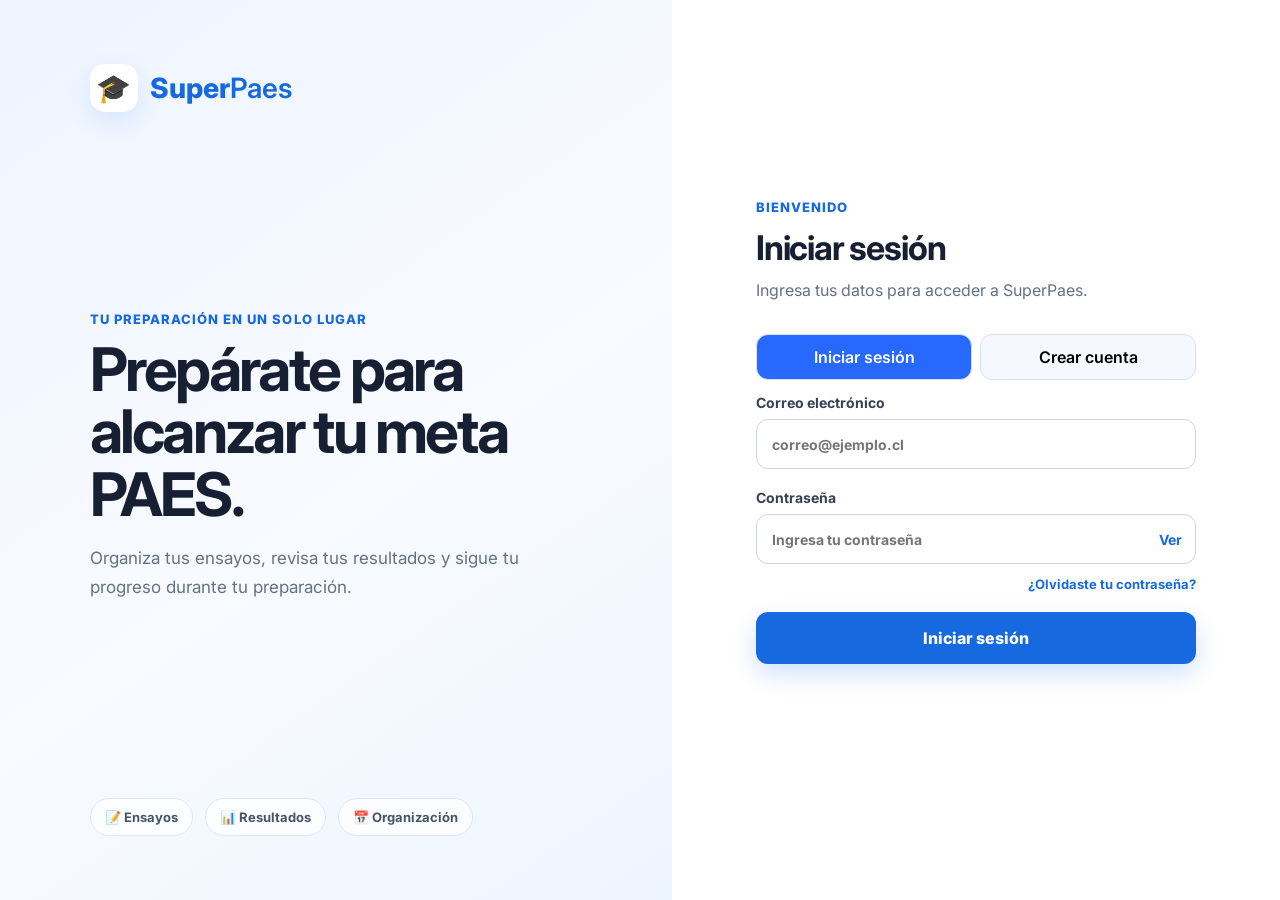
<file: index.html>
<!DOCTYPE html>
<html lang="es">
<head>
  <meta charset="UTF-8" />
  <meta name="viewport" content="width=device-width, initial-scale=1.0" />
  <meta name="description" content="Inicio de sesión de SuperPaes." />
  <title>Iniciar sesión | SuperPaes</title>
  <link rel="preconnect" href="https://fonts.googleapis.com">
  <link rel="preconnect" href="https://fonts.gstatic.com" crossorigin>
  <link href="https://fonts.googleapis.com/css2?family=Inter:wght@400;500;600;700;800&display=swap" rel="stylesheet">
  <link rel="stylesheet" href="styles.css" />
</head>
<body class="login-page">
  <main class="login-shell">
    <section class="login-brand-panel">
      <div class="login-brand"><div class="brand-icon">🎓</div><span>Super<span class="brand-light">Paes</span></span></div>
      <div class="login-brand-copy">
        <span class="login-kicker">Tu preparación en un solo lugar</span>
        <h1>Prepárate para alcanzar tu meta PAES.</h1>
        <p>Organiza tus ensayos, revisa tus resultados y sigue tu progreso durante tu preparación.</p>
      </div>
      <div class="login-feature-row"><span>📝 Ensayos</span><span>📊 Resultados</span><span>📅 Organización</span></div>
    </section>

    <section class="login-form-panel">
      <div class="login-card">
        <div class="login-mobile-brand"><div class="brand-icon">🎓</div><span>Super<span class="brand-light">Paes</span></span></div>
        <span class="login-kicker">Bienvenido</span>
        <h2 id="authHeading">Iniciar sesión</h2>
        <p class="login-subtitle">Ingresa tus datos para acceder a SuperPaes.</p>
        <div class="auth-tabs"><button type="button" id="showLogin" class="active">Iniciar sesión</button><button type="button" id="showRegister">Crear cuenta</button></div><form id="loginForm" class="login-form"><div id="registerFields" hidden><label><span>Nombre</span><input id="regName" autocomplete="name" placeholder="Ej: Estudiante PAES"></label><label><span>Colegio o liceo</span><input id="regSchool" autocomplete="organization" placeholder="Ej: Liceo Central"></label><label><span>Curso</span><select id="regCourse"><option>1° Medio</option><option>2° Medio</option><option>3° Medio</option><option selected>4° Medio</option><option>Egresado</option></select></label></div>
          <label><span>Correo electrónico</span><input id="loginEmail" type="email" autocomplete="username" placeholder="correo@ejemplo.cl" required></label>
          <label><span>Contraseña</span><div class="password-field"><input id="loginPassword" type="password" autocomplete="current-password" placeholder="Ingresa tu contraseña" required><button type="button" id="togglePassword">Ver</button></div></label>
          <div class="login-help" id="loginHelp"><button type="button" id="forgotPassword" aria-expanded="false" aria-controls="demoAccess">¿Olvidaste tu contraseña?</button></div><div id="demoAccess" class="demo-access" hidden><p>¿Quieres explorar SuperPaes? Puedes ingresar con una cuenta de demostración.</p><button type="button" id="useDemoAccount">Usar cuenta de prueba</button></div>
          <button class="login-submit" type="submit" id="authSubmit">Iniciar sesión</button>
          <div id="loginMessage" class="login-message" aria-live="polite"></div>
        </form>
      </div>
    </section>
  </main>
  <script src="login.js"></script>
</body>
</html>
</file>
<file: styles.css>
:root {
  --primary: #246bfd;
  --primary-dark: #0f4dbd;
  --text: #161b2c;
  --muted: #667085;
  --border: #dce7ff;
  --surface: #ffffff;
  --background: #f7f9fd;
  --shadow: 0 10px 30px rgba(31, 52, 95, 0.08);
  --radius-lg: 24px;
  --radius-md: 18px;
  --radius-sm: 12px;
}

* {
  box-sizing: border-box;
}

html {
  scroll-behavior: smooth;
}

body {
  margin: 0;
  font-family: "Inter", Arial, sans-serif;
  color: var(--text);
  background: var(--background);
}

button,
a {
  font: inherit;
}

button {
  cursor: pointer;
}

.app-shell {
  min-height: 100vh;
  background: var(--surface);
  padding-bottom: 98px;
}

.topbar {
  position: sticky;
  top: 0;
  z-index: 20;
  height: 84px;
  display: grid;
  grid-template-columns: 1fr auto 1fr;
  align-items: center;
  padding: 0 32px;
  border-bottom: 1px solid #eef1f6;
  background: rgba(255, 255, 255, 0.94);
  backdrop-filter: blur(14px);
}

.brand {
  display: inline-flex;
  align-items: center;
  gap: 10px;
  color: var(--text);
  text-decoration: none;
  font-size: 25px;
  font-weight: 800;
}

.brand-icon {
  font-size: 28px;
}

.brand-light {
  font-weight: 600;
}

.icon-button,
.notification-button,
.close-menu {
  border: 0;
  background: transparent;
}

.icon-button {
  width: 42px;
  height: 42px;
  display: flex;
  flex-direction: column;
  justify-content: center;
  gap: 5px;
  padding: 8px;
}

.icon-button span {
  width: 25px;
  height: 3px;
  border-radius: 99px;
  background: var(--text);
}

.notification-button {
  position: relative;
  justify-self: end;
  font-size: 24px;
}

.notification-badge {
  position: absolute;
  top: -8px;
  right: -10px;
  min-width: 22px;
  height: 22px;
  display: grid;
  place-items: center;
  border-radius: 99px;
  background: #ff4e42;
  color: white;
  font-size: 12px;
  font-weight: 700;
}

main {
  width: min(1500px, 100%);
  margin: 0 auto;
}

.section {
  padding: 30px 32px 8px;
}

.section-heading {
  display: flex;
  align-items: center;
  justify-content: space-between;
  gap: 20px;
  margin-bottom: 18px;
}

.section-heading h1,
.section-title-block h2 {
  margin: 0;
  font-size: clamp(22px, 2vw, 30px);
}

.section-title-block {
  margin-bottom: 20px;
}

.section-title-block p {
  margin: 6px 0 0;
  color: var(--muted);
}

.text-button {
  border: 0;
  background: transparent;
  color: var(--primary);
  font-weight: 600;
}

.horizontal-scroll {
  display: grid;
  grid-auto-flow: column;
  grid-auto-columns: minmax(310px, 1fr);
  gap: 18px;
  overflow-x: auto;
  padding: 4px 4px 18px;
  scrollbar-width: thin;
}

.event-card,
.study-card,
.stat-card,
.service-card {
  border: 1px solid var(--border);
  box-shadow: var(--shadow);
}

.event-card {
  position: relative;
  min-height: 230px;
  padding: 24px;
  border-radius: var(--radius-lg);
  background: linear-gradient(135deg, #f9fcff, #eaf4ff);
  overflow: hidden;
}

.event-card h3 {
  max-width: 72%;
  margin: 22px 0 10px;
  color: #0f4ca3;
  font-size: 20px;
}

.event-card p {
  max-width: 65%;
  margin: 0 0 8px;
  color: #1552a4;
  line-height: 1.55;
}

.event-top {
  display: flex;
  justify-content: space-between;
  align-items: center;
  color: var(--primary-dark);
}

.pill {
  display: inline-flex;
  align-items: center;
  min-height: 30px;
  padding: 5px 14px;
  border-radius: 99px;
  background: var(--primary);
  color: white;
  font-size: 13px;
  font-weight: 600;
}

.event-illustration {
  position: absolute;
  right: 22px;
  bottom: 22px;
  font-size: 72px;
}

.filter-row {
  display: flex;
  flex-wrap: wrap;
  gap: 12px;
  margin-bottom: 24px;
}

.filter-button,
.calendar-button {
  border: 0;
  border-radius: 99px;
  padding: 11px 20px;
  background: #f2f4f7;
  color: #667085;
}

.filter-button.active {
  background: #151515;
  color: white;
}

.calendar-button {
  border: 1px solid var(--border);
  background: white;
  color: var(--primary);
}

.study-grid {
  grid-auto-columns: minmax(270px, 1fr);
}

.study-card {
  min-height: 290px;
  padding: 20px;
  border-radius: var(--radius-lg);
  background: var(--card-bg, #f7f8ff);
}

.study-card-header {
  display: flex;
  align-items: center;
  gap: 12px;
}

.subject-icon {
  width: 48px;
  height: 48px;
  display: grid;
  place-items: center;
  border-radius: 14px;
  background: rgba(255, 255, 255, 0.72);
  font-size: 25px;
}

.study-card h3 {
  margin: 22px 0 10px;
  font-size: 19px;
}

.study-card p {
  min-height: 48px;
  color: #353b4f;
  line-height: 1.5;
}

.study-card small {
  color: var(--muted);
}

.study-time {
  font-weight: 600;
}

.progress-track {
  width: 100%;
  height: 7px;
  margin-top: 22px;
  border-radius: 99px;
  background: #d9dee8;
  overflow: hidden;
}

.progress-fill {
  height: 100%;
  border-radius: inherit;
  background: var(--progress, var(--primary));
}

.progress-label {
  display: block;
  margin-top: 10px;
  color: var(--progress, var(--primary));
  font-size: 13px;
}

.student-profile {
  display: flex;
  align-items: center;
  gap: 16px;
  margin-bottom: 22px;
}

.avatar {
  width: 64px;
  height: 64px;
  display: grid;
  place-items: center;
  border-radius: 50%;
  background: #e5e7eb;
  font-size: 30px;
}

.student-profile strong,
.student-profile span {
  display: block;
}

.student-profile strong {
  font-size: 19px;
}

.student-profile span {
  margin-top: 4px;
  color: var(--muted);
}

.stats-grid {
  display: grid;
  grid-template-columns: repeat(4, minmax(0, 1fr));
  gap: 20px;
}

.stat-card {
  min-height: 225px;
  padding: 22px;
  border-radius: var(--radius-md);
  background: linear-gradient(145deg, #ffffff, #f4f8ff);
}

.stat-header {
  display: flex;
  align-items: center;
  gap: 10px;
  color: #0d47a1;
}

.stat-icon {
  font-size: 24px;
}

.stat-card p {
  margin: 14px 0 0;
  color: var(--muted);
  font-size: 14px;
}

.stat-number {
  margin-top: 24px;
  text-align: center;
  font-size: 42px;
  font-weight: 700;
}

.stat-number small {
  display: block;
  margin-top: 6px;
  font-size: 15px;
  font-weight: 600;
}

.stat-footer {
  display: block;
  margin-top: 12px;
  text-align: center;
  color: var(--muted);
  font-size: 13px;
}

.services-grid {
  display: grid;
  grid-template-columns: repeat(5, minmax(0, 1fr));
  gap: 18px;
}

.service-card {
  min-height: 175px;
  padding: 20px;
  border-radius: var(--radius-md);
  background: linear-gradient(145deg, #ffffff, #f5f8ff);
  transition: transform 180ms ease, box-shadow 180ms ease;
}

.service-card:hover {
  transform: translateY(-4px);
  box-shadow: 0 16px 34px rgba(31, 52, 95, 0.12);
}

.service-icon {
  font-size: 34px;
}

.service-card h3 {
  margin: 14px 0 8px;
  color: #0d47a1;
  font-size: 16px;
}

.service-card p {
  margin: 0;
  color: #4a5265;
  line-height: 1.45;
  font-size: 14px;
}

.bottom-nav {
  position: fixed;
  left: 0;
  right: 0;
  bottom: 0;
  z-index: 25;
  display: grid;
  grid-template-columns: repeat(7, 1fr);
  min-height: 84px;
  border-top: 1px solid #e9edf4;
  background: rgba(255, 255, 255, 0.96);
  backdrop-filter: blur(14px);
}

.bottom-nav-item {
  display: flex;
  flex-direction: column;
  align-items: center;
  justify-content: center;
  gap: 5px;
  color: #70778a;
  text-decoration: none;
}

.bottom-nav-item span {
  font-size: 23px;
}

.bottom-nav-item small {
  font-size: 12px;
}

.bottom-nav-item.active {
  color: var(--primary);
  background: #eff5ff;
}

.side-menu {
  position: fixed;
  top: 0;
  left: 0;
  z-index: 40;
  width: min(320px, 85vw);
  height: 100vh;
  padding: 24px;
  background: white;
  transform: translateX(-105%);
  transition: transform 220ms ease;
  box-shadow: 20px 0 50px rgba(0, 0, 0, 0.12);
}

.side-menu.open {
  transform: translateX(0);
}

.side-menu-header {
  display: flex;
  align-items: center;
  justify-content: space-between;
  font-size: 22px;
}

.close-menu {
  font-size: 34px;
}

.side-menu-nav {
  display: grid;
  gap: 8px;
  margin-top: 28px;
}

.side-menu-nav a {
  padding: 13px 14px;
  border-radius: 12px;
  color: var(--text);
  text-decoration: none;
}

.side-menu-nav a:hover {
  background: #f1f5ff;
  color: var(--primary);
}

.menu-overlay {
  position: fixed;
  inset: 0;
  z-index: 35;
  display: none;
  background: rgba(13, 22, 44, 0.36);
}

.menu-overlay.visible {
  display: block;
}

@media (max-width: 1100px) {
  .stats-grid {
    grid-template-columns: repeat(2, minmax(0, 1fr));
  }

  .services-grid {
    grid-template-columns: repeat(3, minmax(0, 1fr));
  }
}

@media (max-width: 760px) {
  .app-shell {
    padding-bottom: 78px;
  }

  .topbar {
    height: 70px;
    padding: 0 16px;
  }

  .brand {
    font-size: 21px;
  }

  .section {
    padding: 24px 16px 6px;
  }

  .horizontal-scroll {
    grid-auto-columns: 86%;
  }

  .stats-grid {
    grid-template-columns: 1fr;
  }

  .services-grid {
    grid-template-columns: repeat(2, minmax(0, 1fr));
  }

  .bottom-nav {
    min-height: 72px;
    grid-template-columns: repeat(5, 1fr);
    overflow-x: auto;
  }

  .bottom-nav-item {
    min-width: 74px;
  }

  .bottom-nav-item:nth-child(6),
  .bottom-nav-item:nth-child(7) {
    display: none;
  }

  .event-card h3,
  .event-card p {
    max-width: 68%;
  }
}

@media (max-width: 480px) {
  .services-grid {
    grid-template-columns: 1fr;
  }

  .horizontal-scroll {
    grid-auto-columns: 92%;
  }

  .event-illustration {
    font-size: 58px;
  }
}

/* ===== Pantalla Asistencia PAES ===== */
.attendance-page {
  padding: 30px 32px 110px;
}

.attendance-header {
  display: flex;
  align-items: center;
  justify-content: space-between;
  gap: 20px;
  margin-bottom: 26px;
}

.attendance-title {
  display: flex;
  align-items: center;
  gap: 14px;
}

.back-link {
  width: 42px;
  height: 42px;
  display: grid;
  place-items: center;
  border: 1px solid var(--border);
  border-radius: 12px;
  color: var(--primary);
  text-decoration: none;
  font-size: 24px;
  background: white;
}

.student-select {
  padding: 11px 15px;
  border: 1px solid var(--border);
  border-radius: 12px;
  background: #eef4ff;
  color: var(--primary-dark);
  font-weight: 600;
}

.attendance-summary {
  display: grid;
  grid-template-columns: 1.1fr .8fr 1fr;
  gap: 20px;
  margin-bottom: 30px;
}

.profile-card,
.attendance-card,
.competency-card,
.exam-list-card,
.exam-detail-card,
.question-detail-card {
  border: 1px solid var(--border);
  border-radius: 20px;
  background: white;
  box-shadow: var(--shadow);
}

.profile-card {
  display: flex;
  align-items: center;
  gap: 18px;
  padding: 24px;
}

.profile-card .avatar {
  flex: 0 0 auto;
}

.profile-card h2 {
  margin: 0 0 5px;
}

.profile-card p {
  margin: 0;
  color: var(--muted);
}

.profile-stats {
  display: grid;
  gap: 10px;
  margin-top: 18px;
  color: #344054;
}

.attendance-card,
.competency-card {
  padding: 22px;
}

.attendance-card h3,
.competency-card h3 {
  margin: 0 0 18px;
  color: var(--primary-dark);
  font-size: 16px;
}

.donut-wrap {
  display: flex;
  align-items: center;
  justify-content: center;
}

.donut {
  --value: 86;
  width: 150px;
  height: 150px;
  display: grid;
  place-items: center;
  border-radius: 50%;
  background: conic-gradient(#1fb75b calc(var(--value) * 1%), #e6eaf0 0);
  position: relative;
}

.donut::after {
  content: "";
  position: absolute;
  width: 108px;
  height: 108px;
  border-radius: 50%;
  background: white;
}

.donut-content {
  position: relative;
  z-index: 1;
  text-align: center;
}

.donut-content strong {
  display: block;
  font-size: 34px;
}

.donut-content span {
  color: var(--muted);
  font-size: 13px;
}

.competency-row {
  margin-bottom: 14px;
}

.competency-label {
  display: flex;
  justify-content: space-between;
  gap: 12px;
  margin-bottom: 7px;
  font-size: 13px;
}

.competency-bar {
  height: 6px;
  border-radius: 99px;
  background: #e4e7ec;
  overflow: hidden;
}

.competency-bar > span {
  display: block;
  height: 100%;
  background: var(--primary);
  border-radius: inherit;
}

.attendance-content {
  display: grid;
  grid-template-columns: minmax(320px, .95fr) minmax(420px, 1.15fr);
  gap: 22px;
  align-items: start;
}

.exam-list-card {
  overflow: hidden;
}

.exam-list-title {
  padding: 20px 22px;
  border-bottom: 1px solid #eef1f5;
}

.exam-list-title h2 {
  margin: 0;
  font-size: 19px;
}

.exam-row {
  display: grid;
  grid-template-columns: 48px 1fr auto auto;
  align-items: center;
  gap: 14px;
  padding: 16px 18px;
  border-bottom: 1px solid #eef1f5;
  cursor: pointer;
  transition: background 160ms ease;
}

.exam-row:hover,
.exam-row.active {
  background: #f4f8ff;
}

.exam-number {
  width: 42px;
  height: 42px;
  display: grid;
  place-items: center;
  border-radius: 12px;
  background: #edf3ff;
  color: var(--primary);
  font-weight: 800;
}

.exam-row.absent .exam-number {
  background: #fff0ef;
  color: #dc2626;
}

.exam-main strong,
.exam-main span {
  display: block;
}

.exam-main span {
  color: var(--muted);
  font-size: 13px;
  margin-top: 3px;
}

.subject-badge {
  display: inline-flex !important;
  width: fit-content;
  margin-top: 8px !important;
  padding: 5px 9px;
  border-radius: 99px;
  background: #eef4ff;
  color: var(--primary-dark) !important;
  font-size: 12px !important;
}

.status-attended,
.status-absent {
  font-size: 13px;
  font-weight: 600;
  white-space: nowrap;
}

.status-attended { color: #16a34a; }
.status-absent { color: #dc2626; }

.score-ring {
  width: 58px;
  height: 58px;
  display: grid;
  place-items: center;
  border: 4px solid var(--primary);
  border-radius: 50%;
  font-weight: 800;
  color: #1d2939;
}

.score-ring small {
  font-size: 10px;
  font-weight: 500;
}

.exam-workspace {
  display: grid;
  gap: 20px;
}

.exam-detail-card {
  padding: 22px;
}

.exam-detail-head {
  display: flex;
  justify-content: space-between;
  gap: 16px;
  align-items: flex-start;
  padding-bottom: 16px;
  border-bottom: 1px solid #eef1f5;
}

.exam-detail-head h2 {
  margin: 0 0 5px;
}

.exam-detail-head p {
  margin: 0;
  color: var(--muted);
  font-size: 13px;
}

.exam-metrics {
  display: grid;
  grid-template-columns: repeat(3, 1fr);
  gap: 10px;
  margin: 18px 0;
}

.metric-box {
  padding: 15px;
  border: 1px solid #e5eaf4;
  border-radius: 14px;
  text-align: center;
  background: #fbfcff;
}

.metric-box span {
  display: block;
  color: var(--muted);
  font-size: 12px;
}

.metric-box strong {
  display: block;
  margin-top: 6px;
  font-size: 24px;
}

.question-filters {
  display: flex;
  flex-wrap: wrap;
  gap: 9px;
  margin-bottom: 14px;
}

.question-filter {
  border: 0;
  padding: 8px 12px;
  border-radius: 99px;
  background: #eff4ff;
  color: var(--primary-dark);
}

.question-filter.correct { background: #eaf8ef; color: #16803a; }
.question-filter.wrong { background: #fff0f0; color: #c62828; }
.question-filter.active { outline: 2px solid currentColor; }

.question-list {
  display: grid;
  gap: 8px;
}

.question-row {
  display: grid;
  grid-template-columns: 28px 1fr auto;
  gap: 10px;
  align-items: center;
  padding: 12px;
  border: 1px solid #e6eaf1;
  border-radius: 12px;
  cursor: pointer;
}

.question-row:hover,
.question-row.active {
  background: #f8faff;
  border-color: #b9cdf8;
}

.question-state {
  font-size: 20px;
}

.question-row strong,
.question-row span {
  display: block;
}

.question-row span {
  color: var(--muted);
  font-size: 12px;
  margin-top: 2px;
}

.answer-mini {
  text-align: right;
  font-size: 12px;
}

.answer-mini b {
  display: block;
  margin-top: 4px;
}

.question-detail-card {
  padding: 22px;
}

.question-detail-card.hidden {
  display: none;
}

.question-detail-head {
  display: flex;
  justify-content: space-between;
  gap: 14px;
}

.question-detail-head h3 {
  margin: 0;
}

.result-tag {
  display: inline-block;
  margin-top: 8px;
  padding: 5px 9px;
  border-radius: 99px;
  font-size: 12px;
  font-weight: 600;
}

.result-tag.wrong { background: #fff0f0; color: #dc2626; }
.result-tag.correct { background: #eaf8ef; color: #16a34a; }

.question-meta {
  margin: 18px 0;
  color: #344054;
  font-size: 13px;
  line-height: 1.6;
}

.prompt-box,
.explanation-box {
  padding: 14px;
  border-radius: 12px;
  background: #f2f6ff;
  line-height: 1.55;
  font-size: 14px;
}

.explanation-box {
  background: #fff4f2;
}

.option-list {
  display: grid;
  gap: 8px;
  margin: 12px 0 18px;
}

.option-row {
  display: flex;
  align-items: center;
  gap: 10px;
  padding: 10px 12px;
  border-radius: 10px;
  background: #f8fafc;
}

.option-row.correct {
  background: #eaf8ef;
}

.option-row.user-wrong {
  background: #fff0f0;
}

.option-letter {
  width: 26px;
  height: 26px;
  display: grid;
  place-items: center;
  border: 1px solid #b9cdf8;
  border-radius: 50%;
  color: var(--primary);
  font-weight: 700;
}

@media (max-width: 1100px) {
  .attendance-summary {
    grid-template-columns: 1fr 1fr;
  }
  .profile-card {
    grid-column: 1 / -1;
  }
  .attendance-content {
    grid-template-columns: 1fr;
  }
}

@media (max-width: 720px) {
  .attendance-page { padding: 20px 14px 90px; }
  .attendance-header { align-items: flex-start; flex-direction: column; }
  .attendance-summary { grid-template-columns: 1fr; }
  .profile-card { grid-column: auto; }
  .exam-row { grid-template-columns: 42px 1fr auto; }
  .score-ring { grid-column: 3; grid-row: 1 / span 2; }
  .status-attended, .status-absent { grid-column: 2; }
  .exam-metrics { grid-template-columns: 1fr; }
}

/* =========================================================
   ENSAYO PAES
   ========================================================= */

.exam-page {
  max-width: 1100px;
  margin: 0 auto;
  padding: 32px;
}

.back-button {
  color: #246bfd;
  text-decoration: none;
  font-size: 28px;
  font-weight: 700;
}

.exam-status {
  justify-self: end;
  color: #667085;
  font-weight: 600;
}

.exam-header {
  display: flex;
  justify-content: space-between;
  align-items: flex-end;
  gap: 20px;
  margin-bottom: 18px;
}

.exam-label {
  margin: 0 0 6px;
  color: #246bfd;
  font-weight: 700;
}

.exam-header h1 {
  margin: 0;
  font-size: 32px;
}

.exam-header p {
  margin-top: 6px;
  color: #667085;
}

.exam-progress-info {
  min-width: 120px;
  text-align: right;
}

.exam-progress-info strong {
  display: block;
  font-size: 28px;
  color: #246bfd;
}

.exam-progress-info span {
  color: #667085;
  font-size: 14px;
}

.exam-progress-bar {
  width: 100%;
  height: 10px;
  margin-bottom: 28px;
  background: #e9eef8;
  border-radius: 999px;
  overflow: hidden;
}

#examProgressFill {
  width: 0%;
  height: 100%;
  background: #246bfd;
  border-radius: inherit;
  transition: width 0.3s ease;
}

.question-card {
  padding: 30px;
  background: white;
  border: 1px solid #dce7ff;
  border-radius: 24px;
  box-shadow: 0 12px 30px rgba(31, 52, 95, 0.08);
}

.question-header {
  display: flex;
  justify-content: space-between;
  align-items: center;
  gap: 16px;
  margin-bottom: 22px;
}

.question-number {
  display: inline-flex;
  padding: 8px 14px;
  border-radius: 999px;
  background: #246bfd;
  color: white;
  font-weight: 700;
}

.question-axis {
  padding: 8px 14px;
  border-radius: 999px;
  background: #eef4ff;
  color: #246bfd;
  font-weight: 600;
}

.question-card h2 {
  margin: 0 0 26px;
  font-size: 24px;
  line-height: 1.45;
}

.answers-container {
  display: grid;
  gap: 14px;
}

.answer-option {
  width: 100%;
  display: flex;
  align-items: center;
  gap: 16px;
  padding: 18px;
  border: 1px solid #dce3ef;
  border-radius: 16px;
  background: white;
  text-align: left;
  transition: 0.2s ease;
}

.answer-option:hover {
  transform: translateY(-2px);
  border-color: #9dbdff;
  background: #f8fbff;
}

.answer-option.selected {
  border-color: #246bfd;
  background: #eef4ff;
  box-shadow: 0 0 0 2px rgba(36, 107, 253, 0.08);
}

.answer-letter {
  width: 38px;
  height: 38px;
  display: grid;
  place-items: center;
  flex-shrink: 0;
  border-radius: 50%;
  background: #f0f3f8;
  color: #344054;
  font-weight: 700;
}

.answer-option.selected .answer-letter {
  background: #246bfd;
  color: white;
}

.answer-text {
  color: #1f2937;
  line-height: 1.45;
}

.exam-navigation {
  display: flex;
  justify-content: space-between;
  gap: 16px;
  margin-top: 24px;
}

.exam-button {
  min-width: 150px;
  padding: 14px 22px;
  border-radius: 14px;
  font-weight: 700;
  border: 0;
}

.exam-button.primary {
  background: #246bfd;
  color: white;
}

.exam-button.primary:hover {
  background: #1757db;
}

.exam-button.secondary {
  background: #eef2f7;
  color: #344054;
}

.exam-button.secondary:disabled {
  opacity: 0.45;
  cursor: not-allowed;
}

.question-map-section {
  margin-top: 34px;
}

.question-map-section h3 {
  margin-bottom: 14px;
}

.question-map {
  display: flex;
  flex-wrap: wrap;
  gap: 10px;
}

.question-map-button {
  width: 44px;
  height: 44px;
  border: 1px solid #dce3ef;
  border-radius: 12px;
  background: white;
  color: #667085;
  font-weight: 700;
}

.question-map-button.answered {
  background: #e9f7ef;
  border-color: #a6e1bc;
  color: #15945a;
}

.question-map-button.current {
  background: #246bfd;
  border-color: #246bfd;
  color: white;
}

@media (max-width: 760px) {
  .exam-page {
    padding: 22px 16px;
  }

  .exam-header {
    align-items: flex-start;
    flex-direction: column;
  }

  .exam-progress-info {
    text-align: left;
  }

  .question-card {
    padding: 20px;
    border-radius: 18px;
  }

  .question-header {
    align-items: flex-start;
    flex-direction: column;
  }

  .question-card h2 {
    font-size: 20px;
  }

  .exam-navigation {
    flex-direction: column;
  }

  .exam-button {
    width: 100%;
  }
}

/* =========================================================
   MODAL DETALLE DE PREGUNTA
   ========================================================= */

.question-modal-overlay {
  position: fixed;
  inset: 0;
  z-index: 1000;

  display: flex;
  align-items: center;
  justify-content: center;

  padding: 24px;

  background: rgba(15, 23, 42, 0.45);

  backdrop-filter: blur(3px);
}

.question-modal {
  width: min(560px, 100%);
  max-height: 90vh;
  overflow-y: auto;

  padding: 26px;

  background: white;

  border: 1px solid #dce7ff;
  border-radius: 22px;

  box-shadow:
    0 24px 70px
    rgba(15, 23, 42, 0.22);
}

.question-modal-header {
  display: flex;
  align-items: flex-start;
  justify-content: space-between;

  gap: 20px;

  margin-bottom: 14px;
}

.question-modal-header h3 {
  margin: 0 0 6px;

  font-size: 22px;
}

.question-modal-close {
  width: 36px;
  height: 36px;

  display: grid;
  place-items: center;

  border: 0;
  border-radius: 50%;

  background: #f2f4f7;

  font-size: 24px;

  cursor: pointer;
}

.question-modal-close:hover {
  background: #e6eaf0;
}

.question-modal-axis {
  margin-bottom: 20px;

  color: #667085;

  font-size: 14px;
}

.question-modal-section {
  margin-top: 20px;
}

.question-modal-section h4 {
  margin: 0 0 10px;

  font-size: 15px;
}

.selected-answer-box {
  display: flex;
  align-items: center;

  gap: 14px;

  padding: 14px 16px;

  border-radius: 14px;
}

.selected-answer-box strong {
  width: 34px;
  height: 34px;

  display: grid;
  place-items: center;

  flex-shrink: 0;

  border-radius: 50%;
}

.selected-answer-correct {
  background: #edf9f1;

  border: 1px solid #b9e8c8;

  color: #14804a;
}

.selected-answer-correct strong {
  background: #d7f3e0;
}

.selected-answer-wrong {
  background: #fff0f0;

  border: 1px solid #f3c0c0;

  color: #d92d20;
}

.selected-answer-wrong strong {
  background: #ffdcdc;
}

.explanation-box {
  padding: 14px 16px;

  background: #f7f9fc;

  border-radius: 14px;

  color: #344054;

  line-height: 1.5;
}

.question-correct {
  color: #16a34a;
}

.question-wrong {
  color: #dc2626;
}

@media (max-width: 600px) {

  .question-modal-overlay {
    padding: 12px;
  }

  .question-modal {
    padding: 20px;
    border-radius: 18px;
  }
}

/* =========================================================
   RESULTADOS PAES
   ========================================================= */
.service-card-link { text-decoration: none; color: inherit; display: block; }
.results-page { width: min(1500px, 100%); margin: 0 auto; padding: 32px; }
.results-hero { display:flex; justify-content:space-between; align-items:flex-end; gap:24px; margin-bottom:26px; }
.results-hero h1 { margin:4px 0 8px; font-size:clamp(28px,3vw,40px); }
.results-hero p { margin:0; color:#667085; }
.results-summary-grid { display:grid; grid-template-columns:repeat(4,minmax(0,1fr)); gap:18px; margin-bottom:22px; }
.result-summary-card { padding:22px; border:1px solid #dce7ff; border-radius:18px; background:linear-gradient(145deg,#fff,#f6f9ff); box-shadow:0 10px 28px rgba(31,52,95,.07); }
.result-summary-card span,.result-summary-card small { color:#667085; }
.result-summary-card strong { display:block; margin:10px 0 6px; font-size:30px; }
.results-layout { display:grid; grid-template-columns:1.25fr .75fr; gap:20px; margin-top:20px; }
.secondary-results-layout { grid-template-columns:1fr 1fr; }
.results-panel { padding:22px; border:1px solid #dce7ff; border-radius:20px; background:#fff; box-shadow:0 10px 30px rgba(31,52,95,.06); }
.results-panel-head { display:flex; justify-content:space-between; gap:20px; margin-bottom:18px; }
.results-panel-head h2 { margin:0; font-size:20px; }
.results-panel-head p { margin:5px 0 0; color:#667085; font-size:14px; }
.results-exam-list { display:grid; gap:10px; }
.result-exam-row { display:grid; grid-template-columns:46px 1fr auto; align-items:center; gap:14px; padding:14px; border:1px solid #edf0f6; border-radius:14px; color:inherit; text-decoration:none; transition:.18s ease; }
.result-exam-row:hover { transform:translateY(-2px); border-color:#b8cdfa; background:#fbfdff; }
.result-exam-number { width:42px; height:42px; display:grid; place-items:center; border-radius:12px; background:#eef4ff; color:#246bfd; font-weight:800; }
.result-exam-main strong,.result-exam-main span { display:block; }
.result-exam-main span { color:#667085; font-size:13px; margin:3px 0 8px; }
.result-bar,.area-result-track { height:7px; overflow:hidden; border-radius:999px; background:#e8edf5; }
.result-bar div,.area-result-track div { height:100%; border-radius:inherit; background:#246bfd; transition:width .3s ease; }
.result-exam-state { text-align:right; min-width:94px; }
.result-exam-state strong,.result-exam-state small { display:block; }
.result-exam-state strong { font-size:20px; }
.result-exam-state small { margin-top:3px; color:#667085; }
.area-results { display:grid; gap:18px; }
.area-result-label { display:flex; justify-content:space-between; gap:12px; margin-bottom:8px; font-size:14px; }
.area-result-label strong { color:#246bfd; }
.insight-badge { display:inline-flex; padding:7px 12px; border-radius:999px; background:#eef4ff; color:#246bfd; font-weight:700; margin-bottom:16px; }
.insight-grid { display:grid; grid-template-columns:1fr 1fr; gap:12px; }
.insight-card { padding:16px; border-radius:14px; background:#f8faff; border:1px solid #e6ecf8; }
.insight-card span,.insight-card strong,.insight-card small { display:block; }
.insight-card span { color:#667085; font-size:13px; }
.insight-card strong { margin:8px 0 4px; }
.insight-card small { color:#667085; }
.insight-note { color:#667085; font-size:13px; margin:16px 0 0; }
.recommendation-list { display:grid; gap:10px; }
.recommendation-item { display:grid; grid-template-columns:40px 1fr auto; align-items:center; gap:12px; padding:14px; border:1px solid #edf0f6; border-radius:14px; color:inherit; text-decoration:none; }
.recommendation-item:hover { background:#f8fbff; border-color:#c8d8fb; }
.recommendation-item > span { font-size:23px; }
.recommendation-item strong,.recommendation-item small { display:block; }
.recommendation-item small { margin-top:3px; color:#667085; }
.recommendation-item b { color:#246bfd; font-size:22px; }
.empty-result-state { text-align:center; padding:25px 12px; }
.empty-result-state > span { display:block; font-size:42px; margin-bottom:10px; }
.empty-result-state p { color:#667085; }
@media (max-width:1000px) {
  .results-summary-grid { grid-template-columns:repeat(2,minmax(0,1fr)); }
  .results-layout,.secondary-results-layout { grid-template-columns:1fr; }
}
@media (max-width:650px) {
  .results-page { padding:22px 14px; }
  .results-hero { align-items:flex-start; flex-direction:column; }
  .results-summary-grid { grid-template-columns:1fr; }
  .result-exam-row { grid-template-columns:42px 1fr; }
  .result-exam-state { grid-column:2; text-align:left; }
  .insight-grid { grid-template-columns:1fr; }
}

/* =========================================================
   SELECTOR PAES REGULAR / PAES DE INVIERNO
   ========================================================= */
.exam-type-switch,
.results-type-switch {
  display: grid;
  grid-template-columns: repeat(2, minmax(0, 1fr));
  gap: 14px;
  margin: 22px 0;
}

.exam-type-tab {
  display: flex;
  align-items: center;
  gap: 14px;
  width: 100%;
  padding: 16px 18px;
  border: 1px solid #dbe4f0;
  border-radius: 16px;
  background: #ffffff;
  color: #344054;
  text-align: left;
  cursor: pointer;
  transition: transform .18s ease, border-color .18s ease, box-shadow .18s ease, background .18s ease;
}

.exam-type-tab > span {
  display: grid;
  place-items: center;
  width: 42px;
  height: 42px;
  flex-shrink: 0;
  border-radius: 12px;
  background: #f2f6ff;
  font-size: 21px;
}

.exam-type-tab div {
  display: flex;
  flex-direction: column;
  gap: 3px;
}

.exam-type-tab strong {
  font-size: 15px;
  color: #1d2939;
}

.exam-type-tab small {
  color: #667085;
  font-size: 12px;
}

.exam-type-tab:hover {
  transform: translateY(-1px);
  border-color: #a9c4ff;
  box-shadow: 0 8px 22px rgba(36, 107, 253, 0.08);
}

.exam-type-tab.active {
  border-color: #246bfd;
  background: #f7faff;
  box-shadow: 0 0 0 2px rgba(36, 107, 253, 0.08);
}

.exam-type-tab.active > span {
  background: #eaf1ff;
}

@media (max-width: 720px) {
  .exam-type-switch,
  .results-type-switch {
    grid-template-columns: 1fr;
  }
}


/* =========================================================
   PERFIL DEL ESTUDIANTE
   ========================================================= */
.profile-page { padding: 34px 5vw 110px; }
.profile-hero {
  display: flex; align-items: center; justify-content: space-between; gap: 24px;
  max-width: 1180px; margin: 0 auto 24px;
}
.profile-hero h1 { margin: 4px 0 8px; font-size: clamp(28px, 4vw, 42px); }
.profile-hero p { margin: 0; color: #667085; }
.profile-avatar-large {
  width: 92px; height: 92px; display: grid; place-items: center; border-radius: 28px;
  background: linear-gradient(135deg, #eef4ff, #f5efff); border: 1px solid #d9e4ff; font-size: 42px;
  box-shadow: 0 12px 35px rgba(66, 92, 148, .12);
}
.profile-avatar-large.small { width: 72px; height: 72px; border-radius: 22px; font-size: 32px; flex-shrink: 0; }
.profile-overview-card {
  max-width: 1180px; margin: 0 auto 22px; padding: 22px 24px; display: flex; align-items: center; gap: 18px;
  background: #fff; border: 1px solid #e4e9f2; border-radius: 22px; box-shadow: 0 8px 30px rgba(15, 23, 42, .05);
}
.profile-overview-copy h2 { margin: 0 0 5px; font-size: 22px; }
.profile-overview-copy p { margin: 0 0 10px; color: #667085; }
.profile-goal-chip { display: inline-flex; padding: 7px 11px; border-radius: 999px; background: #eef7ff; color: #2457a7; font-size: 13px; }
.profile-layout { max-width: 1180px; margin: 0 auto; display: grid; grid-template-columns: minmax(0, 1.7fr) minmax(270px, .8fr); gap: 22px; align-items: start; }
.profile-form-card, .profile-mini-card, .official-material-card {
  background: #fff; border: 1px solid #e4e9f2; border-radius: 22px; box-shadow: 0 8px 30px rgba(15, 23, 42, .05);
}
.profile-form-card { padding: 26px; }
.profile-section-head h2 { margin: 0 0 5px; }
.profile-section-head p, .profile-goals-title p { margin: 0; color: #667085; font-size: 14px; }
.profile-field-grid { display: grid; grid-template-columns: repeat(2, minmax(0, 1fr)); gap: 16px; margin-top: 24px; }
.profile-field { display: flex; flex-direction: column; gap: 8px; }
.profile-field.full { grid-column: 1 / -1; }
.profile-field span, .goal-input-grid span { font-size: 13px; font-weight: 700; color: #344054; }
.profile-field input, .profile-field select, .goal-input-grid input {
  width: 100%; box-sizing: border-box; border: 1px solid #d7dee9; border-radius: 12px; padding: 12px 13px;
  font: inherit; color: #172033; background: #fff; outline: none; transition: border .2s, box-shadow .2s;
}
.profile-field input:focus, .profile-field select:focus, .goal-input-grid input:focus { border-color: #7aa6ff; box-shadow: 0 0 0 3px rgba(74, 129, 255, .12); }
.profile-goals-title { margin-top: 28px; }
.profile-goals-title h3 { margin: 0 0 5px; }
.goal-input-grid { display: grid; grid-template-columns: repeat(2, minmax(0, 1fr)); gap: 14px; margin-top: 16px; }
.goal-input-grid label { display: flex; flex-direction: column; gap: 8px; padding: 14px; border-radius: 15px; background: #f8faff; border: 1px solid #e6ecf6; }
.profile-actions { display: flex; justify-content: flex-end; gap: 10px; margin-top: 24px; }
.profile-saved-message { min-height: 20px; margin-top: 12px; text-align: right; font-size: 13px; color: #14804a; opacity: 0; transition: opacity .2s; }
.profile-saved-message.show { opacity: 1; }
.profile-side-column { display: grid; gap: 14px; }
.profile-mini-card { display: flex; align-items: center; gap: 13px; padding: 18px; }
.profile-mini-icon { width: 44px; height: 44px; display: grid; place-items: center; border-radius: 14px; background: #f4f7fb; font-size: 22px; }
.profile-mini-card div { display: flex; flex-direction: column; gap: 3px; min-width: 0; }
.profile-mini-card small { color: #667085; }
.profile-mini-card strong { overflow-wrap: anywhere; }
.official-material-card { padding: 20px; background: linear-gradient(180deg, #fff, #f7fbff); }
.official-material-card > span { color: #14804a; font-weight: 800; font-size: 12px; text-transform: uppercase; letter-spacing: .04em; }
.official-material-card h3 { margin: 8px 0; font-size: 18px; }
.official-material-card p { margin: 0 0 16px; color: #667085; line-height: 1.55; font-size: 14px; }
.official-link { display: inline-flex; text-decoration: none; align-items: center; justify-content: center; }
.practice-source-note {
  max-width: 1180px; margin: 0 auto 18px; display: flex; gap: 12px; align-items: flex-start; padding: 13px 16px;
  background: #f8fbff; border: 1px solid #dce8fa; border-radius: 14px; color: #526176; font-size: 13px;
}
.practice-source-note p { margin: 0; line-height: 1.5; }
.practice-source-note a { color: #315fa8; font-weight: 700; }
@media (max-width: 820px) {
  .profile-layout { grid-template-columns: 1fr; }
  .profile-hero { align-items: flex-start; }
  .profile-avatar-large:not(.small) { width: 70px; height: 70px; font-size: 32px; border-radius: 22px; }
}
@media (max-width: 580px) {
  .profile-page { padding-left: 16px; padding-right: 16px; }
  .profile-field-grid, .goal-input-grid { grid-template-columns: 1fr; }
  .profile-field.full { grid-column: auto; }
  .profile-overview-card { align-items: flex-start; }
  .profile-actions { flex-direction: column-reverse; }
  .profile-actions .exam-button { width: 100%; }
}


/* =========================================================
   WORKSPACE TEMPLATE PAGES: CALENDARIO / ESTUDIO
   ========================================================= */
.workspace-page { padding: 32px clamp(18px, 4vw, 56px) 120px; max-width: 1400px; margin: 0 auto; }
.workspace-hero { display:flex; justify-content:space-between; align-items:flex-end; gap:24px; margin-bottom:28px; }
.workspace-hero h1 { margin:6px 0 8px; font-size:clamp(28px,4vw,42px); }
.workspace-hero p { margin:0; color:#667085; max-width:720px; line-height:1.6; }
.workspace-kicker { display:inline-block; color:#2563eb; font-weight:800; font-size:12px; text-transform:uppercase; letter-spacing:.08em; }
.calendar-template-grid, .study-template-layout { display:grid; grid-template-columns:minmax(0,1.7fr) minmax(280px,.7fr); gap:22px; }
.calendar-main-card, .calendar-side-card, .study-plan-card, .study-focus-card, .study-overview-card { background:#fff; border:1px solid #e4eaf5; border-radius:22px; box-shadow:0 10px 30px rgba(15,23,42,.06); }
.calendar-main-card, .calendar-side-card, .study-plan-card, .study-focus-card { padding:24px; }
.calendar-toolbar { display:flex; align-items:center; justify-content:space-between; gap:16px; margin-bottom:22px; }
.calendar-toolbar div { text-align:center; display:grid; gap:4px; }
.calendar-toolbar strong { font-size:20px; }.calendar-toolbar span{font-size:13px;color:#98a2b3}
.calendar-mini-button { width:38px;height:38px;border:1px solid #e4e7ec;background:#fff;border-radius:12px;font-size:22px;cursor:pointer; }
.calendar-weekdays, .calendar-days { display:grid; grid-template-columns:repeat(7,1fr); gap:8px; }
.calendar-weekdays span { text-align:center; color:#667085; font-size:12px; font-weight:700; padding:8px 0; }
.calendar-day { min-height:92px; padding:10px; border:1px solid #edf0f5; border-radius:14px; display:flex; flex-direction:column; gap:8px; background:#fff; }
.calendar-day.muted { opacity:.38; }.calendar-day.today{border:2px solid #2563eb;background:#f7faff}.calendar-day strong{font-size:13px}
.calendar-event-chip { display:block; padding:6px 7px; border-radius:8px; background:#eaf2ff; color:#1d4ed8; font-size:10px; line-height:1.2; }.calendar-event-chip.study{background:#eefaf3;color:#14804a}
.calendar-side-card h2,.study-focus-card h2{margin:6px 0 18px}.empty-template{text-align:center;padding:34px 18px;background:#f8fafc;border-radius:18px;border:1px dashed #d5dbea}.empty-template>div{font-size:34px;margin-bottom:10px}.empty-template p{color:#667085;line-height:1.5;font-size:13px}
.template-note{margin-top:18px;padding:16px;background:#f4f7ff;border-radius:14px}.template-note p{margin:6px 0 0;color:#667085;font-size:13px;line-height:1.5}
.study-overview-grid{display:grid;grid-template-columns:repeat(3,1fr);gap:16px;margin-bottom:22px}.study-overview-card{padding:20px;display:flex;gap:14px;align-items:flex-start}.study-overview-card>span{font-size:28px}.study-overview-card div{display:grid;gap:4px}.study-overview-card small{color:#667085}.study-overview-card strong{font-size:22px}.study-overview-card p{margin:0;color:#98a2b3;font-size:12px}
.study-session{display:grid;grid-template-columns:60px 1fr auto;gap:16px;align-items:center;padding:16px 0;border-bottom:1px solid #eef1f5}.study-session:last-child{border-bottom:0}.study-session-date{width:54px;height:58px;border-radius:14px;background:#f2f6ff;display:grid;place-items:center;align-content:center}.study-session-date strong{font-size:11px;color:#667085;text-transform:uppercase}.study-session-date span{font-size:20px;font-weight:800}.study-session p{margin:5px 0 0;color:#667085;font-size:13px}.template-badge{padding:7px 10px;border-radius:999px;background:#fff6e5;color:#a15c00;font-size:11px;font-weight:700}
@media(max-width:900px){.calendar-template-grid,.study-template-layout{grid-template-columns:1fr}.study-overview-grid{grid-template-columns:1fr}.workspace-hero{align-items:flex-start;flex-direction:column}.calendar-day{min-height:68px;padding:6px}.calendar-event-chip{display:none}}

/* =========================================================
   INICIO DE SESIÓN
   ========================================================= */
.login-page { min-height:100vh; margin:0; background:#f5f8ff; font-family:Inter,sans-serif; color:#172033; }
.login-shell { min-height:100vh; display:grid; grid-template-columns:minmax(360px, 1.05fr) minmax(420px, .95fr); }
.login-brand-panel { padding:64px clamp(36px,7vw,100px); display:flex; flex-direction:column; justify-content:space-between; background:linear-gradient(145deg,#eef4ff 0%,#f8fbff 55%,#edf5ff 100%); }
.login-brand,.login-mobile-brand { display:flex; align-items:center; gap:12px; font-size:28px; font-weight:800; color:#1769e0; }
.login-brand .brand-icon,.login-mobile-brand .brand-icon { width:48px; height:48px; display:grid; place-items:center; border-radius:15px; background:white; box-shadow:0 8px 24px rgba(23,105,224,.12); }
.login-brand-copy { max-width:610px; }
.login-kicker { display:inline-block; margin-bottom:12px; color:#1769e0; font-size:13px; font-weight:800; letter-spacing:.08em; text-transform:uppercase; }
.login-brand-copy h1 { margin:0 0 18px; max-width:580px; font-size:clamp(38px,4.7vw,66px); line-height:1.04; letter-spacing:-.045em; }
.login-brand-copy p { margin:0; max-width:540px; color:#667085; font-size:17px; line-height:1.7; }
.login-feature-row { display:flex; flex-wrap:wrap; gap:12px; }
.login-feature-row span { padding:10px 14px; border:1px solid #dce7ff; border-radius:999px; background:rgba(255,255,255,.8); color:#475467; font-size:13px; font-weight:700; }
.login-form-panel { display:grid; place-items:center; padding:36px; background:#fff; }
.login-card { width:min(440px,100%); }
.login-mobile-brand { display:none; margin-bottom:42px; }
.login-card h2 { margin:0 0 10px; font-size:34px; letter-spacing:-.035em; }
.login-subtitle { margin:0 0 32px; color:#667085; line-height:1.55; }
.login-form { display:grid; gap:20px; }
.login-form label { display:grid; gap:8px; font-size:14px; font-weight:700; color:#344054; }
.login-form input { width:100%; box-sizing:border-box; height:50px; padding:0 15px; border:1px solid #d0d5dd; border-radius:12px; outline:none; font:inherit; background:#fff; transition:.2s; }
.login-form input:focus { border-color:#1769e0; box-shadow:0 0 0 4px rgba(23,105,224,.1); }
.password-field { position:relative; }
.password-field input { padding-right:70px; }
.password-field button { position:absolute; right:8px; top:50%; transform:translateY(-50%); border:0; background:transparent; color:#1769e0; font-weight:700; cursor:pointer; }
.login-help { display:flex; justify-content:flex-end; margin-top:-8px; }
.login-help button { border:0; padding:0; background:transparent; color:#1769e0; font:inherit; font-size:13px; font-weight:700; cursor:pointer; }
.login-submit { height:52px; border:0; border-radius:12px; background:#1769e0; color:white; font:inherit; font-weight:800; cursor:pointer; box-shadow:0 10px 24px rgba(23,105,224,.2); }
.login-submit:hover { filter:brightness(.96); }
.login-message { min-height:20px; text-align:center; font-size:13px; font-weight:600; }
.login-message.success { color:#14804a; }.login-message.error { color:#d92d20; }
.logout-button { width:100%; margin-top:14px; }
@media(max-width:850px){.login-shell{grid-template-columns:1fr}.login-brand-panel{display:none}.login-form-panel{min-height:100vh;padding:24px}.login-mobile-brand{display:flex}.login-card h2{font-size:30px}}

/* =========================================================
   CALENDARIO FUNCIONAL
   ========================================================= */
.calendar-day { font:inherit; color:inherit; text-align:left; cursor:pointer; appearance:none; }
.calendar-day:hover { border-color:#b8cdf4; background:#f9fbff; }
.calendar-day.selected { outline:3px solid rgba(37,99,235,.12); border-color:#7aa7ef; }
.calendar-day-events { display:grid; gap:5px; min-width:0; }
.calendar-event-chip { overflow:hidden; white-space:nowrap; text-overflow:ellipsis; }
.calendar-event-chip.exam { background:#fff2e8; color:#b54708; }
.calendar-event-chip.reminder { background:#f4efff; color:#6941c6; }
.calendar-event-chip.other { background:#f2f4f7; color:#475467; }
.calendar-more { color:#667085; font-size:10px; font-weight:700; }
.calendar-upcoming { margin-top:24px; padding-top:20px; border-top:1px solid #edf0f5; }
.calendar-upcoming h3 { margin:0 0 12px; font-size:15px; }
.upcoming-event { width:100%; border:0; background:transparent; display:flex; align-items:center; gap:10px; padding:10px 6px; border-radius:10px; text-align:left; cursor:pointer; color:inherit; }
.upcoming-event:hover { background:#f7f9fc; }
.upcoming-event>span { font-size:19px; }
.upcoming-event div { display:grid; gap:3px; min-width:0; }
.upcoming-event strong { font-size:13px; overflow:hidden; text-overflow:ellipsis; white-space:nowrap; }
.upcoming-event small,.calendar-empty-small { color:#667085; font-size:11px; }
.agenda-event { display:grid; grid-template-columns:38px 1fr auto; gap:11px; padding:13px; margin-bottom:10px; border:1px solid #e7ebf2; border-radius:14px; background:#fff; }
.agenda-event.study { border-left:4px solid #36a269; }.agenda-event.exam{border-left:4px solid #f79009}.agenda-event.reminder{border-left:4px solid #7f56d9}.agenda-event.other{border-left:4px solid #98a2b3}
.agenda-event-icon { width:36px; height:36px; display:grid; place-items:center; border-radius:10px; background:#f7f9fc; }
.agenda-event-copy { min-width:0; display:grid; gap:4px; }.agenda-event-copy strong{font-size:13px}.agenda-event-copy span{font-size:11px;color:#667085}.agenda-event-copy p{margin:4px 0 0;font-size:12px;color:#475467;line-height:1.4}
.agenda-event-actions { display:flex; gap:4px; align-self:start; }.agenda-event-actions button{width:28px;height:28px;border:0;border-radius:8px;background:#f2f4f7;cursor:pointer;color:#475467}.agenda-event-actions button:hover{background:#e4e7ec}
.calendar-modal-overlay { position:fixed; inset:0; z-index:1200; display:grid; place-items:center; padding:20px; background:rgba(15,23,42,.48); backdrop-filter:blur(3px); }
.calendar-modal-overlay.hidden { display:none; }
.calendar-modal { width:min(520px,100%); max-height:90vh; overflow:auto; background:#fff; border-radius:22px; padding:24px; box-shadow:0 24px 70px rgba(15,23,42,.25); }
.calendar-modal-head { display:flex; justify-content:space-between; align-items:flex-start; gap:16px; margin-bottom:20px; }.calendar-modal-head h2{margin:5px 0 0;font-size:23px}
.calendar-event-form { display:grid; gap:16px; }.calendar-event-form label{display:grid;gap:7px;font-size:13px;font-weight:700;color:#344054}.calendar-event-form input,.calendar-event-form select,.calendar-event-form textarea{width:100%;box-sizing:border-box;padding:11px 12px;border:1px solid #d0d5dd;border-radius:11px;background:#fff;font:inherit;outline:none}.calendar-event-form textarea{resize:vertical}.calendar-event-form input:focus,.calendar-event-form select:focus,.calendar-event-form textarea:focus{border-color:#2563eb;box-shadow:0 0 0 3px rgba(37,99,235,.1)}
.calendar-form-grid { display:grid; grid-template-columns:1fr 1fr; gap:12px; }.calendar-form-actions{display:flex;justify-content:flex-end;gap:10px;margin-top:4px}
@media(max-width:600px){.calendar-form-grid{grid-template-columns:1fr}.calendar-form-actions{flex-direction:column-reverse}.calendar-form-actions .exam-button{width:100%}.calendar-day{min-height:58px}.calendar-day-events{display:none}}

/* Sesiones conectadas Estudio ↔ Calendario */
.study-session-link { color:inherit; text-decoration:none; }
.study-session-link:hover { background:#f9fbff; }

/* =========================================================
   PERFIL - RESUMEN DINÁMICO
   ========================================================= */
.profile-stats-grid {
  display: grid;
  grid-template-columns: repeat(4, minmax(0, 1fr));
  gap: 14px;
  margin: 18px 0 22px;
}
.profile-stat-card {
  display: flex;
  align-items: center;
  gap: 12px;
  padding: 18px;
  background: #fff;
  border: 1px solid #e6ebf3;
  border-radius: 18px;
  box-shadow: 0 8px 24px rgba(15, 23, 42, .05);
}
.profile-stat-card > span { font-size: 25px; }
.profile-stat-card div { min-width: 0; display: grid; gap: 4px; }
.profile-stat-card small { color: #667085; font-size: 12px; }
.profile-stat-card strong { color: #101828; font-size: 17px; overflow-wrap: anywhere; }
.profile-field input[readonly] { background: #f7f9fc; color: #667085; cursor: not-allowed; }
@media (max-width: 900px) { .profile-stats-grid { grid-template-columns: repeat(2, minmax(0, 1fr)); } }
@media (max-width: 560px) { .profile-stats-grid { grid-template-columns: 1fr; } }

.review-toggle{border:1px solid #e4c56e;background:#fff8dc;color:#805800;border-radius:20px;padding:9px 14px;cursor:pointer;font-weight:700}.review-toggle.marked{background:#ffe49b;border-color:#dfaa2c}.question-map-button.review-marked{background:#ffe49b!important;border-color:#d99a00!important;color:#563b00!important}.review-legend{font-size:13px;color:#7a621c;margin:4px 0 12px}.question-header{gap:10px;flex-wrap:wrap}

.auth-tabs{display:flex;gap:8px;margin:14px 0}.auth-tabs button{border:1px solid #d5e0f7;background:#f5f8ff;border-radius:12px;padding:12px;flex:1;cursor:pointer;font-weight:600}.auth-tabs button.active{background:#2768ff;color:white}#registerFields label{display:block;margin-bottom:12px}#registerFields input,#registerFields select{width:100%;padding:13px;border:1px solid #d4ddec;border-radius:10px;margin-top:6px}

/* Navegación y acciones de cuenta */
.logout-button, .logout-button.secondary {background:#dc2626!important;color:#fff!important;border-color:#dc2626!important;font-weight:700;}
.logout-button:hover {background:#b91c1c!important;border-color:#b91c1c!important;}
.event-card.event-link {display:block;text-decoration:none;color:inherit;cursor:pointer;transition:transform .15s,box-shadow .15s;}
.event-card.event-link:hover {transform:translateY(-2px);box-shadow:0 9px 25px rgba(30,70,150,.13);}
.event-card.event-link:focus-visible {outline:3px solid #246bff;outline-offset:3px;}
.event-empty {padding:25px;border:1px solid #d8e5ff;border-radius:18px;background:#f8fbff;}

/* Acceso de demostración desplegable */
.demo-access{border:1px solid #d6e3ff;background:#f2f6ff;border-radius:14px;padding:14px;margin:4px 0 14px;color:#233a64;font-size:13px;}
.demo-access[hidden]{display:none!important;}
.demo-access p{margin:0 0 10px;line-height:1.5;}
.demo-access button{border:1px solid #2869ef;background:white;color:#185bd6;border-radius:9px;padding:10px 14px;font-weight:700;cursor:pointer;width:100%;}
.demo-access button:hover{background:#e7efff;}
</file>
<file: colegio.css>
body{background:#f7f9fd;color:#101d36}.school-wrap{max-width:1100px;margin:30px auto;padding:0 22px 60px}.school-back{display:inline-flex;align-items:center;gap:8px;color:#246bfd;font-weight:650;text-decoration:none;margin-bottom:25px}.school-top h1,.school-wrap>h1{font-size:29px;margin:0 0 14px}.school-top p,.school-wrap>p{color:#5d6c82}.school-list,.school-question,.school-map{background:white;border:1px solid #dbe5fc;border-radius:19px;overflow:hidden}.school-list h2{font-size:19px;margin:0;padding:22px;border-bottom:1px solid #e7ebf3}.school-row{display:flex;align-items:center;gap:16px;padding:18px 20px;border-bottom:1px solid #e7ebf3;color:inherit;text-decoration:none}.school-row:hover{background:#f2f6ff}.school-index{background:#edf3ff;color:#246bfd;border-radius:12px;min-width:43px;height:43px;display:grid;place-items:center;font-weight:800}.school-row-main{display:grid;gap:5px;flex:1}.school-row-main small{color:#63718a}.school-status{color:#169e55;font-size:13px;font-weight:700}.school-circle{border:3px solid #286cff;border-radius:50%;width:54px;height:54px;display:grid;place-items:center;font-weight:800}.school-foot{margin-top:22px}.school-progress{display:flex;justify-content:space-between;align-items:center}.school-progress h1{margin:4px 0}.school-progress p,.school-progress small{color:#667085}.school-pct{text-align:right;display:grid}.school-pct strong{font-size:25px;color:#246bfd}.school-track{background:#e7ecf8;height:9px;border-radius:10px;margin:24px 0}.school-track>div{height:100%;background:#246bfd;border-radius:10px}.school-question{padding:28px}.school-question-top{display:flex;justify-content:space-between}.school-pill{background:#246bfd;color:white;padding:9px 14px;border-radius:30px;font-weight:700}.school-locate{background:#edf3ff;color:#246bfd;border:0;border-radius:20px;padding:9px 14px;cursor:pointer}.school-question h2{font-size:21px;line-height:1.55;margin:24px 0}.school-answer{display:flex;align-items:center;gap:16px;width:100%;padding:15px;margin:10px 0;border:1px solid #d7e1f5;background:white;border-radius:15px;text-align:left;cursor:pointer;color:#17223a}.school-answer b{background:#f1f4f9;border-radius:50%;min-width:36px;height:36px;display:grid;place-items:center}.school-answer.selected{border-color:#246bfd;background:#edf4ff}.school-nav{display:flex;justify-content:space-between;margin:20px 0}.school-nav button{padding:13px 22px;border-radius:12px;border:0;cursor:pointer;font-weight:700}.school-secondary{background:#edf1f8}.school-primary{background:#246bfd;color:white}.school-nav button:disabled{opacity:.4}.school-map{padding:20px}.school-map h2{font-size:18px}.school-map>div{display:flex;flex-wrap:wrap;gap:8px}.school-map button{border:1px solid #dce3f2;border-radius:8px;background:white;padding:10px;min-width:44px;cursor:pointer}.school-map button.answered{background:#dff7e9}.school-map button.current{border:2px solid #246bfd}.school-results{display:grid;grid-template-columns:1fr 1.2fr;gap:20px}.school-results .school-list{align-self:start}.school-result-summary{background:#f1f6ff;padding:16px;margin:16px;border-radius:12px}.school-filters{display:flex;gap:8px;flex-wrap:wrap;margin:16px}.school-filters button{border:0;border-radius:20px;background:#edf3ff;padding:9px;cursor:pointer}.school-filters button.active{outline:2px solid #246bfd}.school-review{margin:8px 16px;border:1px solid #dbe5fc;border-radius:12px;padding:14px}.school-review summary{cursor:pointer;font-weight:650}.school-review-body{color:#64748b;margin-top:10px}@media(max-width:740px){.school-results{grid-template-columns:1fr}.school-status{display:none}.school-question{padding:18px}.school-wrap{padding:0 12px}}
.review-toggle{border:1px solid #e4c56e;background:#fff8dc;color:#805800;border-radius:20px;padding:9px 14px;cursor:pointer;font-weight:700;margin-left:auto;margin-right:8px}.review-toggle.marked{background:#ffe49b;border-color:#dfaa2c}.school-map button.review-marked,.question-map-button.review-marked{background:#ffe49b!important;border-color:#d99a00!important;color:#563b00!important}.review-legend{color:#7a621c;font-size:13px;margin:5px 0 14px}.school-question-top{align-items:center;gap:8px;flex-wrap:wrap}

.school-axis{font-weight:700;color:#2563eb;margin:14px 0 8px}.school-section-label{width:100%;flex-basis:100%;font-size:15px;margin:18px 0 7px;color:#143d79}.auth-tabs{display:flex;gap:8px;margin:14px 0}.auth-tabs button{border:1px solid #d5e0f7;background:#f5f8ff;border-radius:12px;padding:12px;flex:1;cursor:pointer}.auth-tabs button.active{background:#2768ff;color:white}#registerFields label{display:block;margin-bottom:12px}#registerFields input,#registerFields select{width:100%;padding:13px;border:1px solid #d4ddec;border-radius:10px;margin-top:6px}
</file>
